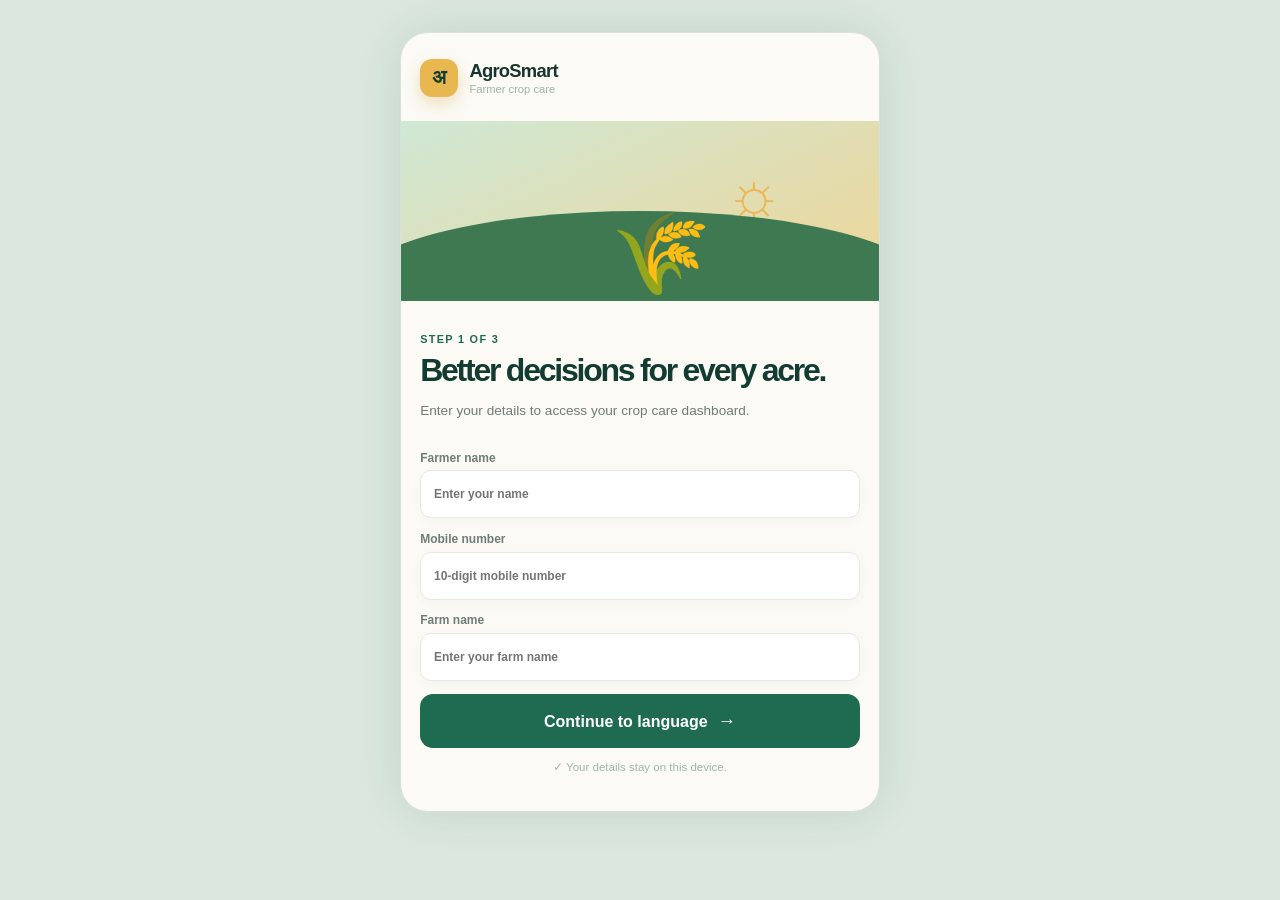
<file: farmer_mobile_app/index.html>
<!doctype html><html lang="en"><head><meta charset="utf-8"><meta http-equiv="refresh" content="0;url=login.html"><title>AgroSmart | Farmer App</title></head><body><p>Opening AgroSmart farmer app...</p><script>window.location.replace('login.html');</script></body></html>
</file>
<file: farmer_mobile_app/style.css>
.language-screen{min-height:100vh;background:var(--cream);color:var(--ink)}.language-art{height:25vh;min-height:170px;position:relative;overflow:hidden;background:linear-gradient(160deg,#d7ead8,#f0d998)}.language-art:after{content:"";position:absolute;inset:auto -10% -35% -10%;height:65%;background:#477c55;border-radius:50% 50% 0 0}.language-sun{position:absolute;right:20%;top:20%;font-size:4rem;color:#eab75a}.language-leaf{position:absolute;z-index:1;left:40%;bottom:1%;font-size:5rem;transform:rotate(-12deg)}.language-panel{padding:1.4rem 1.25rem 2rem}.language-copy{padding:2.3rem 0 1.2rem}.language-copy h1{font-family:var(--display);font-size:2rem;line-height:1.08;letter-spacing:-.07em;margin:.5rem 0 .7rem;max-width:14ch}.language-copy p{color:var(--muted);font-size:.85rem;line-height:1.5;max-width:32ch}.language-options{display:grid;gap:.7rem;margin-bottom:1.25rem}.language-option{display:flex;align-items:center;gap:.8rem;width:100%;padding:.8rem;border:1px solid var(--line);border-radius:14px;background:white;text-align:left;color:var(--ink);cursor:pointer}.language-option>span{display:grid;place-items:center;width:38px;height:38px;border-radius:11px;background:var(--mint);color:var(--green);font-weight:800}.language-option div{flex:1}.language-option strong,.language-option small{display:block}.language-option strong{font-size:.88rem}.language-option small{color:var(--muted);font-size:.7rem;margin-top:.15rem}.language-option b{display:none;color:var(--green)}.language-option.selected{border:2px solid var(--green);background:#f2f8f1}.language-option.selected b{display:block}.chat-drawer{position:fixed;z-index:30;left:50%;bottom:0;width:min(480px,100%);height:min(75vh,570px);transform:translate(-50%,105%);background:var(--cream);border:1px solid var(--line);border-radius:22px 22px 0 0;box-shadow:0 -18px 45px #17352e25;transition:transform .28s ease;display:flex;flex-direction:column}.chat-drawer.open{transform:translate(-50%,0)}.chat-header{display:flex;align-items:center;justify-content:space-between;padding:.9rem 1rem;border-bottom:1px solid var(--line);background:white;border-radius:22px 22px 0 0}.chat-header strong,.chat-header small{display:block}.chat-header strong{font-size:.9rem}.chat-header small{color:var(--muted);font-size:.68rem;margin-top:.18rem}.online-dot{display:inline-block;width:8px;height:8px;margin-right:.35rem;border-radius:50%;background:#63aa6c}.chat-messages{flex:1;overflow:auto;padding:1rem}.chat-welcome{text-align:center;margin:auto;max-width:260px;color:var(--muted);font-size:.78rem}.chat-welcome span{display:grid;place-items:center;margin:0 auto .6rem;width:42px;height:42px;border-radius:50%;background:var(--mint);color:var(--green);font-size:1.3rem}.chat-welcome strong{display:block;color:var(--ink);font-size:.9rem}.chat-message{max-width:82%;margin-bottom:.65rem;padding:.65rem .75rem;border-radius:14px;background:white;border:1px solid var(--line)}.chat-message.mine{margin-left:auto;background:#e3f1e3;border-color:#c7dec6;border-bottom-right-radius:4px}.chat-message.office{border-bottom-left-radius:4px}.chat-message>span{display:block;font-size:.62rem;font-weight:800;color:var(--green);margin-bottom:.2rem}.chat-message p{margin:0;font-size:.78rem;line-height:1.4}.chat-message small{display:block;color:var(--muted);font-size:.6rem;text-align:right;margin-top:.25rem}.chat-message img{display:block;max-width:180px;max-height:130px;border-radius:9px;margin:.2rem 0 .4rem}.chat-attachment{margin:0 1rem;padding:.45rem .6rem;border-radius:8px;background:#fff1cc;color:#85641e;font-size:.68rem}.chat-composer{display:flex;align-items:center;gap:.35rem;padding:.7rem;border-top:1px solid var(--line);background:white}.chat-composer input{flex:1;border:1px solid var(--line);border-radius:20px;padding:.65rem .8rem;outline:none;font-size:.78rem}.composer-icon,.send-button{display:grid;place-items:center;border:0;cursor:pointer}.composer-icon{width:32px;height:32px;border-radius:50%;background:var(--mint);color:var(--green);font-size:1rem}.send-button{width:34px;height:34px;border-radius:50%;background:var(--green);color:white;font-size:1rem}
:root{--ink:#17352e;--muted:#6e7d76;--green:#1f6b52;--deep:#123c32;--mint:#e6f0e8;--cream:#fbfaf5;--line:#e4e9e2;--gold:#e9b750;--coral:#e8715c;--blue:#5b9fc8;--sans:"DM Sans",sans-serif;--display:"Manrope",sans-serif}*{box-sizing:border-box}html{scroll-behavior:smooth}body{margin:0;background:#dce8df;color:var(--ink);font-family:var(--sans);-webkit-font-smoothing:antialiased}.app-shell{width:100%;max-width:480px;min-height:100vh;margin:auto;background:var(--cream);box-shadow:0 0 50px #18372b20}.hidden{display:none!important}button,input,select{font:inherit}.button{border:0;border-radius:13px;padding:.78rem 1rem;font-weight:700;cursor:pointer;transition:.2s ease}.button span{font-size:1.15rem;margin-left:.35rem}.button-primary{background:var(--green);color:white}.button-primary:hover{background:var(--deep);transform:translateY(-1px)}.button-light{background:#f8f6ea;color:var(--deep)}.button-outline{background:transparent;color:var(--green);border:1px solid #a9c8b7}.button-large{width:100%;padding:1rem}.brand-lockup{display:flex;align-items:center;gap:.7rem}.brand-lockup strong{display:block;font-family:var(--display);font-size:1.15rem;letter-spacing:-.04em}.brand-lockup small{display:block;color:#9fb6aa;font-size:.7rem;margin-top:.05rem}.brand-mark{display:grid;place-items:center;width:38px;height:38px;border-radius:12px;background:var(--gold);color:var(--deep);font-size:1.25rem;font-weight:800}.login-screen{min-height:100vh;background:var(--deep);color:white}.login-art{height:35vh;min-height:220px;position:relative;overflow:hidden;background:linear-gradient(180deg,#b6d8d0 0%,#e8d59c 100%)}.sun{position:absolute;width:90px;height:90px;border-radius:50%;background:#ffd37a;right:18%;top:18%;box-shadow:0 0 60px #fff0ab}.hill{position:absolute;bottom:-8%;width:130%;height:52%;border-radius:50% 50% 0 0}.hill-one{left:-35%;background:#477c55}.hill-two{right:-45%;bottom:-20%;background:#295d48}.crop-row{position:absolute;bottom:4%;width:42px;height:130px;border-left:2px solid #e8c567;transform:rotate(15deg);opacity:.8}.crop-row:before,.crop-row:after{content:"";position:absolute;width:30px;height:15px;border-radius:100% 0;background:#d9b65f}.crop-row:before{left:-25px;top:30px;transform:rotate(-30deg)}.crop-row:after{right:-25px;top:70px;transform:rotate(30deg)}.crop-one{left:28%}.crop-two{left:55%;height:105px;bottom:6%}.login-panel{padding:1.6rem 1.35rem 2rem}.login-panel .brand-mark{background:#e9bd60}.welcome-copy{padding:3.3rem 0 1.7rem}.eyebrow{display:block;color:var(--green);font-size:.68rem;font-weight:800;letter-spacing:.12em;text-transform:uppercase}.login-panel .eyebrow{color:#a9d1b7}.welcome-copy h1{max-width:13ch;margin:.55rem 0 .7rem;font-family:var(--display);font-size:2.55rem;line-height:1.04;letter-spacing:-.075em}.welcome-copy p{max-width:29ch;color:#c1d4c9;line-height:1.55}.login-form{display:grid;gap:1rem}.login-form label{display:grid;gap:.4rem;color:#c1d4c9;font-size:.8rem;font-weight:600}.login-form input,.login-form select{width:100%;border:1px solid #477164;border-radius:12px;background:#1a4d40;color:white;padding:.9rem}.login-form input::placeholder{color:#87a99b}.privacy-note{color:#9fb6aa;text-align:center;font-size:.72rem}.privacy-note span{color:#a9d1b7}.farmer-app{min-height:100vh;padding:1rem 1rem 6rem}.topbar,.location-strip,.greeting,.section-heading,.result-top,.pulse-card,.follow-card{display:flex;align-items:center;justify-content:space-between}.compact .brand-mark{width:32px;height:32px;border-radius:10px;font-size:1rem}.compact strong{font-size:1rem}.compact small{color:var(--muted)}.icon-button{display:grid;place-items:center;border:0;border-radius:50%;width:38px;height:38px;background:var(--deep);color:white;font-size:.72rem;font-weight:800;cursor:pointer}.icon-button.soft{background:var(--mint);color:var(--green);font-size:1.15rem}.location-strip{gap:.6rem;justify-content:flex-start;margin:1rem 0;padding:.75rem .8rem;border:1px solid var(--line);border-radius:12px;background:white}.location-strip .pin{font-size:1.4rem;color:var(--green)}.location-strip div{flex:1}.location-strip small,.location-strip strong{display:block}.location-strip small{font-size:.65rem;color:var(--muted)}.location-strip strong{font-size:.76rem}.text-button{border:0;background:none;color:var(--green);font-size:.76rem;font-weight:800;cursor:pointer}.greeting{align-items:flex-start;margin:1.5rem 0 1.1rem}.greeting h1{font-family:var(--display);font-size:1.55rem;line-height:1.1;letter-spacing:-.06em;margin:.4rem 0}.greeting p{color:var(--muted);font-size:.82rem;margin:0}.avatar{width:40px;height:40px;border-radius:14px;background:#e2bb6b;color:var(--deep);display:grid;place-items:center;font-size:.75rem;font-weight:800}.hero-card{position:relative;overflow:hidden;background:var(--deep);border-radius:20px;padding:1.35rem;margin-bottom:1.65rem;color:white;min-height:205px}.hero-card-copy{position:relative;z-index:1;max-width:75%}.status-dot{color:#b9dba9;font-size:.7rem;font-weight:700}.hero-card h2{font-family:var(--display);letter-spacing:-.05em;line-height:1.1;font-size:1.4rem;margin:.6rem 0}.hero-card p{color:#bad0c5;font-size:.78rem;line-height:1.45;margin-bottom:1rem}.hero-leaf{position:absolute;right:-7px;bottom:-20px;font-size:8rem;transform:rotate(-20deg);filter:saturate(.7);opacity:.65}.section-block{margin:0 0 1.7rem}.section-heading{margin-bottom:.8rem}.section-heading h2{font-family:var(--display);font-size:1.18rem;letter-spacing:-.05em;margin:.2rem 0 0}.step-chip{border-radius:99px;background:#fff1cc;color:#956c20;padding:.35rem .6rem;font-size:.68rem;font-weight:800}.action-grid{display:grid;grid-template-columns:1fr 1fr;gap:.7rem}.action-card{position:relative;text-align:left;border:1px solid var(--line);background:white;border-radius:16px;padding:.9rem;min-height:130px;cursor:pointer;color:var(--ink);box-shadow:0 5px 18px #18372b08}.action-card:hover{transform:translateY(-2px);box-shadow:0 8px 22px #18372b14}.action-card strong,.action-card small{display:block}.action-card strong{font-family:var(--display);font-size:.9rem;margin:.65rem 0 .15rem}.action-card small{color:var(--muted);font-size:.7rem}.action-card b{position:absolute;right:.8rem;bottom:.75rem;color:var(--green)}.action-icon{display:grid;place-items:center;width:32px;height:32px;border-radius:10px;background:#e0f0e5;color:var(--green);font-size:1.1rem}.action-icon.blue{background:#e1eff7;color:var(--blue)}.action-icon.gold{background:#fff0ca;color:#a47721}.action-icon.red{background:#fde7e2;color:var(--coral)}.scan-card{border:1px solid var(--line);border-radius:16px;padding:.8rem;background:white}.scan-visual{display:grid;place-items:center;min-height:135px;border-radius:12px;border:1px dashed #b9cfc1;background:linear-gradient(135deg,#eef6ed,#f9f2d9);text-align:center}.scan-visual span{font-size:2.5rem}.scan-visual p{max-width:22ch;margin:0;color:var(--muted);font-size:.76rem}.upload-button{display:flex;align-items:center;justify-content:center;gap:.45rem;margin-top:.7rem;border-radius:12px;background:var(--green);color:white;padding:.85rem;font-size:.82rem;font-weight:700;cursor:pointer}.upload-button input{display:none}.upload-button span{font-size:1.2rem}.scan-result{margin-top:.8rem;padding:.9rem;border-radius:12px;background:#eff7ed}.result-top{justify-content:flex-start;gap:.6rem}.result-check{display:grid;place-items:center;width:26px;height:26px;border-radius:50%;background:#72ac71;color:white;font-weight:800}.result-top div{flex:1}.result-top small,.result-top strong{display:block}.result-top small{color:var(--muted);font-size:.65rem}.result-top strong{font-size:.92rem}.result-top>b{color:var(--green);font-family:var(--display)}.scan-result p{color:var(--muted);font-size:.75rem;line-height:1.45}.result-actions{display:flex;gap:.5rem}.result-actions .button{font-size:.72rem;padding:.62rem .7rem}.pulse-card{gap:.8rem;padding:1rem;border:1px solid var(--line);background:white;border-radius:16px}.pulse-ring{display:grid;place-items:center;width:70px;height:70px;border-radius:50%;border:8px solid #b4d69f;outline:1px solid #e4efe0}.pulse-ring strong{font-family:var(--display);font-size:1.25rem;line-height:1}.pulse-ring small{font-size:.6rem;color:var(--muted)}.pulse-copy{flex:1}.pulse-copy>strong{font-size:.86rem}.pulse-copy p{color:var(--muted);font-size:.72rem;margin:.3rem 0 .6rem}.progress{height:6px;border-radius:99px;background:#e6eee5;overflow:hidden}.progress span{display:block;height:100%;background:#6da56a;border-radius:99px}.trend{align-self:flex-start;color:var(--green);font-size:.72rem;font-weight:800}.weather-row{display:grid;grid-template-columns:repeat(4,1fr);gap:.4rem}.weather-row>div{padding:.7rem .4rem;text-align:center;border:1px solid var(--line);border-radius:12px;background:white}.weather-row span,.weather-row small{display:block;font-size:.65rem;color:var(--muted)}.weather-row strong{display:block;font-family:var(--display);font-size:1.05rem;margin:.4rem 0}.follow-card{gap:.8rem;justify-content:flex-start;padding:1rem;border-radius:16px;background:#fff4d8}.follow-card>div:nth-child(2){flex:1}.follow-icon{display:grid;place-items:center;width:36px;height:36px;border-radius:50%;background:#e0b95e;color:white;font-weight:800}.follow-card h2{font-family:var(--display);font-size:.9rem;margin:.25rem 0}.follow-card p{color:#8c7645;font-size:.72rem;margin:0}.bottom-nav{position:fixed;bottom:0;left:50%;z-index:10;transform:translateX(-50%);width:min(480px,100%);display:grid;grid-template-columns:repeat(4,1fr);padding:.55rem .7rem calc(.55rem + env(safe-area-inset-bottom));border-top:1px solid var(--line);background:#fffdf8f2;backdrop-filter:blur(14px)}.nav-item{border:0;background:none;color:#82918a;display:grid;justify-items:center;gap:.2rem;font-size:1.15rem;cursor:pointer}.nav-item small{font-size:.62rem;font-weight:700}.nav-item.active{color:var(--green)}.toast{position:fixed;left:50%;bottom:5rem;transform:translate(-50%,20px);opacity:0;pointer-events:none;background:var(--deep);color:white;padding:.8rem 1rem;border-radius:12px;font-size:.78rem;transition:.25s;z-index:20}.toast.show{opacity:1;transform:translate(-50%,0)}@media(min-width:600px){.app-shell{margin:2rem auto;border-radius:28px;overflow:hidden}.login-screen{min-height:780px;border-radius:28px}.farmer-app{min-height:780px}}
</file>
<file: farmer_mobile_app/mobile.css>
.crop-details-grid{display:grid;grid-template-columns:1fr 1fr;gap:.65rem;margin-bottom:.8rem}.crop-details-grid label{display:grid;gap:.3rem;color:var(--ink);font-size:.7rem;font-weight:700}.crop-details-grid input,.crop-details-grid select{width:100%;min-height:43px;border:1px solid var(--line);border-radius:10px;background:white;color:var(--ink);padding:.6rem;font-size:.75rem;outline:none}.ranked-output{margin-top:.9rem;padding-top:.8rem;border-top:1px solid #d5e5d2}.ranked-output>strong{font-size:.78rem}.ranked-bars{display:grid;gap:.45rem;margin:.6rem 0}.ranked-bars>div{display:grid;grid-template-columns:1fr 3rem;gap:.35rem;align-items:center;font-size:.68rem}.ranked-bars b{text-align:right;color:var(--green);font-family:var(--display)}.ranked-bars i{grid-column:1/-1;height:6px;border-radius:99px;background:#dfeade;overflow:hidden}.ranked-bars em{display:block;height:100%;border-radius:99px;background:linear-gradient(90deg,var(--green),#8fbe72)}.ranked-output>small{display:block;color:var(--muted);font-size:.65rem;line-height:1.45}.chat-composer{flex-wrap:wrap}.chat-composer .composer-icon{flex:none}.chat-composer input#chatInput{min-width:120px}@media(max-width:360px){.crop-details-grid{grid-template-columns:1fr}.chat-composer input#chatInput{order:2;flex-basis:calc(100% - 2.5rem)}.chat-composer .send-button{order:3}}
body{background:radial-gradient(circle at 10% 0%,#d8ead9 0,#dce8df 38%,#cbdcd1 100%)}.page-shell,.dashboard-shell{border:1px solid #d6e2d8;box-shadow:0 18px 55px #17352e18}.page-shell{background:linear-gradient(180deg,#fffdf7 0%,#f7fbf4 100%)}.brand-mark{box-shadow:0 7px 16px #d5a7454d}.page-copy h1,.dashboard-heading h1{font-size:clamp(2rem,8vw,2.8rem);color:#123c32}.page-copy p,.dashboard-heading p{font-size:.9rem}.stack-form input,.input-grid input,.input-grid select{min-height:48px;box-shadow:0 3px 12px #17352e08}.button-large{min-height:52px}.language-option{min-height:72px;box-shadow:0 6px 18px #17352e08}.language-option:hover,.language-option.selected{transform:translateY(-2px;)}.dashboard-shell{background:#f9fbf6}.dashboard-top{padding-bottom:.25rem}.farm-strip{background:linear-gradient(105deg,#edf7ed,#fffaf0);border-color:#cfe0d0}.dashboard-heading{padding:1.1rem 1rem;border-radius:18px;background:linear-gradient(135deg,#e4f2e2,#fff3d2);border:1px solid #d5e5d2}.feature-grid{gap:.85rem}.feature-card{min-height:138px;border:0;box-shadow:0 8px 24px #17352e0d;transition:transform .2s,box-shadow .2s}.feature-card:hover{transform:translateY(-4px);box-shadow:0 14px 28px #17352e18}.feature-card.green{background:linear-gradient(145deg,#e3f3e5,#fff)}.feature-card.blue{background:linear-gradient(145deg,#e6f2f9,#fff)}.feature-card.gold{background:linear-gradient(145deg,#fff3cf,#fff)}.feature-card.coral{background:linear-gradient(145deg,#fde8e2,#fff)}.dashboard-panel{box-shadow:0 8px 22px #17352e09}.today-glance{margin:0 0 1rem;padding:1rem;border-radius:20px;background:#123c32;color:white;box-shadow:0 14px 30px #123c3224}.glance-heading{display:flex;align-items:flex-start;justify-content:space-between}.glance-heading .eyebrow{color:#b7d9b2}.glance-heading h2{font-family:var(--display);font-size:1.15rem;letter-spacing:-.05em;margin:.2rem 0 .8rem}.live-pill{color:#b7d9b2;font-size:.65rem;font-weight:800}.glance-grid{display:grid;grid-template-columns:1fr 1fr;gap:.55rem}.glance-card{display:flex;align-items:center;gap:.55rem;border:1px solid #ffffff24;border-radius:13px;padding:.65rem;background:#ffffff12;color:white;text-align:left;cursor:pointer}.glance-card>span{display:grid;place-items:center;width:30px;height:30px;border-radius:9px;background:#ffffff1e;color:#f6ce7b;font-weight:800}.glance-card small,.glance-card strong,.glance-card em{display:block}.glance-card small{color:#b7d9b2;font-size:.6rem}.glance-card strong{font-size:.7rem;margin:.12rem 0}.glance-card em{font-style:normal;color:#bfd0c7;font-size:.58rem}.glance-card.alert>span{color:#ffb49f}.status-tag{letter-spacing:.08em}.dropzone{min-height:170px}.prediction-result{border-left:4px solid var(--green);box-shadow:0 5px 15px #17352e0d}.chat-drawer{box-shadow:0 -25px 55px #17352e30}
body{background:#dce8df}.page-shell,.dashboard-shell{max-width:480px;min-height:100vh;margin:auto;background:#fbfaf5;padding:1.2rem;box-shadow:0 0 45px #17352e20}.page-shell{padding-top:1.6rem}.page-art{height:180px;margin:1.5rem -1.2rem 0;background:linear-gradient(155deg,#cfe8d5,#efd596);position:relative;overflow:hidden}.page-art:after{content:' ';position:absolute;left:-10%;right:-10%;bottom:-60px;height:150px;background:#3e7952;border-radius:50% 50% 0 0}.page-art span{position:absolute;right:20%;top:20%;font-size:4rem;color:#eab75a}.page-art b{position:absolute;z-index:1;left:44%;bottom:0;font-size:5rem}.page-copy{padding:2rem 0 1rem}.page-copy h1{font-family:var(--display);font-size:2rem;letter-spacing:-.07em;line-height:1.08;margin:.5rem 0 .7rem}.page-copy p{color:var(--muted);font-size:.85rem;line-height:1.5}.stack-form{display:grid;gap:.85rem}.stack-form label,.input-grid label{display:grid;gap:.35rem;color:var(--muted);font-size:.75rem;font-weight:700}.stack-form input,.input-grid input,.input-grid select,.mini-select{width:100%;border:1px solid var(--line);border-radius:11px;background:white;color:var(--ink);padding:.8rem;outline:none}.stack-form input:focus,.input-grid input:focus,.input-grid select:focus{border-color:var(--green)}.language-page{min-height:100vh}.language-copy{padding-top:3rem}.language-options{display:grid;gap:.7rem;margin:1rem 0 1.5rem}.language-option{display:flex;align-items:center;gap:.8rem;width:100%;padding:.85rem;border:1px solid var(--line);border-radius:14px;background:white;text-align:left;color:var(--ink);cursor:pointer}.language-option>span{display:grid;place-items:center;width:40px;height:40px;border-radius:11px;background:var(--mint);color:var(--green);font-weight:800}.language-option div{flex:1}.language-option strong,.language-option small{display:block}.language-option small{color:var(--muted);font-size:.7rem;margin-top:.15rem}.language-option b{display:none;color:var(--green)}.language-option.selected{border:2px solid var(--green);background:#f2f8f1}.language-option.selected b{display:block}.button:disabled{opacity:.45;cursor:not-allowed}.dashboard-shell{padding-bottom:2rem}.dashboard-top,.farm-strip,.panel-title{display:flex;align-items:center;justify-content:space-between;gap:.7rem}.compact .brand-mark{width:32px;height:32px;border-radius:10px;font-size:1rem}.compact strong{font-size:1rem}.compact small{color:var(--muted)}.farm-strip{margin:1.1rem 0;padding:.8rem;border:1px solid var(--line);border-radius:13px;background:white}.farm-strip small,.farm-strip strong,.farm-strip span{display:block}.farm-strip small{color:var(--muted);font-size:.65rem}.farm-strip strong{font-size:.8rem}.farm-strip span{color:var(--muted);font-size:.7rem;margin-top:.15rem}.small-button,.text-button{border:0;background:none;color:var(--green);font-size:.72rem;font-weight:800;cursor:pointer}.dashboard-heading{margin:1.7rem 0 1rem}.dashboard-heading h1{font-family:var(--display);font-size:1.65rem;letter-spacing:-.07em;margin:.3rem 0}.dashboard-heading p{color:var(--muted);font-size:.8rem}.feature-grid{display:grid;grid-template-columns:1fr 1fr;gap:.7rem;margin-bottom:1.4rem}.feature-card{position:relative;text-align:left;min-height:125px;border:1px solid var(--line);border-radius:16px;background:white;padding:.9rem;cursor:pointer;color:var(--ink)}.feature-card>span{display:grid;place-items:center;width:32px;height:32px;border-radius:10px;background:#def0e1;color:var(--green);font-size:1.1rem}.feature-card.blue>span{background:#e3eff9}.feature-card.gold>span{background:#fff0c8}.feature-card.coral>span{background:#fde5e0}.feature-card strong,.feature-card small{display:block}.feature-card strong{font-size:.86rem;margin-top:.65rem}.feature-card small{color:var(--muted);font-size:.68rem;margin-top:.15rem}.dashboard-panel{margin:1rem 0;padding:1rem;border:1px solid var(--line);border-radius:17px;background:white}.panel-title{margin-bottom:.8rem}.panel-title h2{font-family:var(--display);font-size:1.1rem;letter-spacing:-.05em;margin:.2rem 0}.status-tag,.risk-badge{border-radius:99px;padding:.3rem .55rem;background:#e4f1e5;color:var(--green);font:700 .62rem var(--sans)}.risk-badge.moderate{background:#fff0ca;color:#946b1b}.risk-badge.high{background:#fde4df;color:#b34a37}.dropzone{display:grid;place-items:center;gap:.4rem;min-height:145px;border:1px dashed #a9c9b5;border-radius:13px;background:linear-gradient(135deg,#eff8ec,#fff6de);text-align:center;cursor:pointer}.dropzone input{display:none}.dropzone span{font-size:2.2rem}.dropzone strong{font-size:.8rem}.dropzone small{color:var(--muted);font-size:.68rem}.prediction-result{margin-top:.8rem;padding:.85rem;border-radius:12px;background:#eff7ed}.prediction-result strong{font-family:var(--display);font-size:1rem}.prediction-result>b{float:right;color:var(--green);font-family:var(--display)}.prediction-result p,.result-copy{color:var(--muted);font-size:.75rem;line-height:1.45}.input-grid{display:grid;grid-template-columns:1fr 1fr;gap:.7rem;margin-bottom:.8rem}.input-grid label{color:var(--ink)}.input-grid input,.input-grid select{padding:.65rem;font-size:.76rem}.result-copy{margin-top:.7rem}.advice-box{padding:.85rem;border-radius:12px;background:#f3f7ed;color:var(--ink);font-size:.8rem;line-height:1.5}.timeline{display:grid;gap:.45rem;margin-top:.8rem}.timeline div{padding:.6rem;border-left:3px solid var(--green);background:#f3f7ed}.timeline strong,.timeline small{display:block}.timeline small{color:var(--muted);font-size:.68rem;margin-top:.2rem}.footer-note{text-align:center;color:var(--muted);font-size:.68rem;line-height:1.45;padding:1rem}.chat-drawer{position:fixed;z-index:30;left:50%;bottom:0;width:min(480px,100%);height:min(75vh,570px);transform:translate(-50%,105%);background:var(--cream);border:1px solid var(--line);border-radius:22px 22px 0 0;box-shadow:0 -18px 45px #17352e25;transition:transform .28s ease;display:flex;flex-direction:column}.chat-drawer.open{transform:translate(-50%,0)}.chat-header{display:flex;align-items:center;justify-content:space-between;padding:.9rem 1rem;border-bottom:1px solid var(--line);background:white;border-radius:22px 22px 0 0}.chat-header strong,.chat-header small{display:block}.chat-header strong{font-size:.9rem}.chat-header small{color:var(--muted);font-size:.68rem}.close-chat{border:0;background:none;font-size:1.5rem;color:var(--muted)}.online-dot{display:inline-block;width:8px;height:8px;margin-right:.3rem;border-radius:50%;background:#63aa6c}.chat-messages{flex:1;overflow:auto;padding:1rem}.chat-message{max-width:82%;margin-bottom:.65rem;padding:.65rem .75rem;border-radius:14px;background:white;border:1px solid var(--line)}.chat-message.farmer{margin-left:auto;background:#e3f1e3}.chat-message strong,.chat-message p,.chat-message small{display:block}.chat-message strong{font-size:.65rem;color:var(--green)}.chat-message p{font-size:.78rem;margin:.25rem 0}.chat-message small{font-size:.6rem;color:var(--muted);text-align:right}.chat-message img{max-width:170px;border-radius:8px}.chat-welcome{margin:auto;color:var(--muted);font-size:.78rem;text-align:center}.chat-composer{display:flex;gap:.35rem;padding:.7rem;border-top:1px solid var(--line);background:white}.chat-composer input{min-width:0;flex:1;border:1px solid var(--line);border-radius:20px;padding:.65rem;font-size:.78rem}.composer-icon,.send-button{border:0;border-radius:50%;width:32px;height:32px;cursor:pointer}.composer-icon{background:var(--mint);color:var(--green)}.send-button{background:var(--green);color:white}.attachment-label{padding:.4rem 1rem;font-size:.68rem;color:#946b1b;background:#fff0ca}.toast{position:fixed;z-index:40;left:50%;bottom:1.2rem;transform:translate(-50%,20px);opacity:0;pointer-events:none;background:var(--deep);color:white;padding:.7rem .9rem;border-radius:11px;font-size:.75rem;transition:.2s}.toast.show{opacity:1;transform:translate(-50%,0)}@media(min-width:600px){.page-shell,.dashboard-shell{margin:2rem auto;border-radius:28px;overflow:hidden}.page-shell{min-height:780px}.dashboard-shell{min-height:780px}}
</file>
